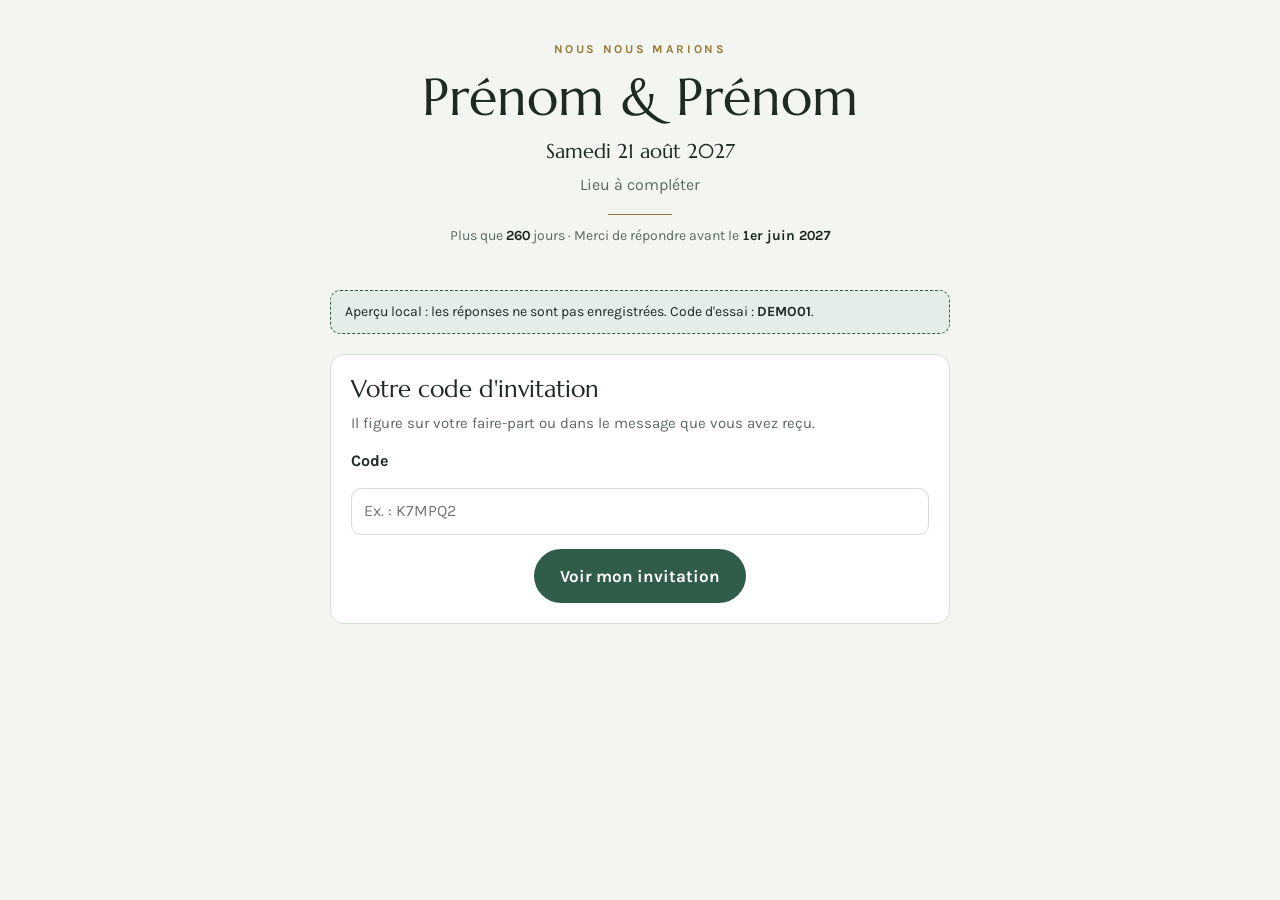
<file: apps-script/Index.html>
<!DOCTYPE html>
<html lang="fr">
<head>
<base target="_top">
<meta charset="utf-8">
<meta name="viewport" content="width=device-width, initial-scale=1">
<title>Notre mariage</title>
<link rel="preconnect" href="https://fonts.googleapis.com">
<link rel="stylesheet" href="https://fonts.googleapis.com/css2?family=Marcellus&family=Karla:wght@400;500;700&display=swap">
<style>
/* Mise en page : une colonne étroite façon faire-part, une carte par invité, puis les questions du foyer. */
:root {
  --bg: #f3f5f1;
  --surface: #ffffff;
  --ink: #1f2a24;
  --muted: #5b6960;
  --line: #d6ddd4;
  --accent: #2f5d4a;
  --accent-ink: #ffffff;
  --accent-soft: #e4ede7;
  --gold: #9a7a35;
  --danger: #a63d32;
  --display: 'Marcellus', 'Cormorant', Georgia, serif;
  --body: 'Karla', system-ui, -apple-system, 'Segoe UI', sans-serif;
  --radius: 14px;
}
@media (prefers-color-scheme: dark) {
  :root {
    --bg: #121815;
    --surface: #1a221e;
    --ink: #e6ebe7;
    --muted: #a1aea6;
    --line: #2e3a34;
    --accent: #86bfa2;
    --accent-ink: #0e1a14;
    --accent-soft: #223129;
    --gold: #d4b26a;
    --danger: #ec8d82;
    color-scheme: dark;
  }
}
* { box-sizing: border-box; }
body {
  margin: 0;
  background: var(--bg);
  color: var(--ink);
  font: 16px/1.55 var(--body);
  padding-left: max(16px, env(safe-area-inset-left, 0px));
  padding-right: max(16px, env(safe-area-inset-right, 0px));
  padding-block: 0 48px;
}
.page { max-width: 620px; margin: 0 auto; display: flex; flex-direction: column; gap: 20px; }

/* En-tête faire-part */
.entete { text-align: center; padding-block: 40px 8px; display: flex; flex-direction: column; align-items: center; gap: 6px; }
.surtitre { font-size: 12px; letter-spacing: .22em; text-transform: uppercase; color: var(--gold); font-weight: 700; }
.entete h1 { font: 400 clamp(34px, 8vw, 52px)/1.1 var(--display); margin: 4px 0; text-wrap: balance; }
.entete .date { font-family: var(--display); font-size: 20px; }
.entete .lieu { color: var(--muted); }
.filet { width: 64px; height: 1px; background: var(--gold); margin: 10px 0 4px; }
.compte { font-size: 14px; color: var(--muted); font-variant-numeric: tabular-nums; }
.compte strong { color: var(--ink); }

.bandeau-demo { background: var(--accent-soft); color: var(--ink); border: 1px dashed var(--accent); border-radius: 10px; padding: 10px 14px; font-size: 14px; margin-top: 16px; }

.carte { background: var(--surface); border: 1px solid var(--line); border-radius: var(--radius); padding: 20px; display: flex; flex-direction: column; gap: 14px; }
.carte.en-erreur { border-color: var(--danger); }
h2 { font: 400 24px/1.2 var(--display); margin: 0; }
.aide { margin: -6px 0 0; color: var(--muted); font-size: 15px; }
.intro { text-align: center; color: var(--muted); margin: 0; text-wrap: balance; }

.personne-tete { display: flex; align-items: center; gap: 10px; flex-wrap: wrap; }
.personne-nom { font: 400 22px/1.2 var(--display); margin: 0; }
.badge { font-size: 11px; letter-spacing: .14em; text-transform: uppercase; color: var(--gold); border: 1px solid currentColor; border-radius: 99px; padding: 2px 9px; font-weight: 700; }
.details { display: flex; flex-direction: column; gap: 12px; border-top: 1px solid var(--line); padding-top: 14px; }
.question { font-weight: 700; margin: 0; display: block; }

/* Choix Oui / Non en pastilles */
.seg { display: flex; flex-wrap: wrap; gap: 8px; }
.seg label, .choix label { position: relative; cursor: pointer; }
.seg input, .choix input, .puce input { position: absolute; opacity: 0; pointer-events: none; }
.seg span { display: inline-block; padding: 9px 16px; border: 1px solid var(--line); border-radius: 99px; background: var(--bg); transition: background .15s, border-color .15s; }
.seg input:checked + span { background: var(--accent); border-color: var(--accent); color: var(--accent-ink); font-weight: 700; }
.seg input:focus-visible + span, .choix input:focus-visible + span, .puce input:focus-visible + span { outline: 2px solid var(--accent); outline-offset: 2px; }

/* Listes de choix (lieux, lendemain) */
.choix { display: flex; flex-direction: column; gap: 8px; }
.choix span { display: flex; align-items: center; gap: 10px; padding: 11px 14px; border: 1px solid var(--line); border-radius: 10px; background: var(--bg); }
.choix span::before { content: ''; width: 18px; height: 18px; flex: none; border: 2px solid var(--muted); border-radius: 50%; }
.choix input[type=checkbox] + span::before { border-radius: 5px; }
.choix input:checked + span { border-color: var(--accent); background: var(--accent-soft); font-weight: 700; }
.choix input:checked + span::before { border-color: var(--accent); background: var(--accent); box-shadow: inset 0 0 0 3px var(--surface); }

/* Allergènes en puces */
.allergenes { display: flex; flex-direction: column; gap: 10px; background: var(--bg); border-radius: 10px; padding: 14px; }
.puces { display: flex; flex-wrap: wrap; gap: 6px; }
.puce { position: relative; cursor: pointer; }
.puce span { display: inline-block; padding: 6px 12px; border-radius: 99px; border: 1px solid var(--line); background: var(--surface); font-size: 14px; }
.puce input:checked + span { background: var(--danger); border-color: var(--danger); color: var(--surface); font-weight: 700; }

.champ { width: 100%; font: inherit; color: var(--ink); background: var(--surface); border: 1px solid var(--line); border-radius: 10px; padding: 10px 12px; }
.champ:focus { outline: 2px solid var(--accent); outline-offset: 1px; border-color: var(--accent); }
textarea.champ { min-height: 84px; resize: vertical; }
.ligne { display: flex; align-items: center; gap: 10px; flex-wrap: wrap; font-weight: 700; }
.ligne .champ { width: 90px; }

.msg-erreur { color: var(--danger); font-weight: 700; margin: 0; font-size: 15px; }

button { font: inherit; cursor: pointer; }
.btn { background: var(--accent); color: var(--accent-ink); border: 0; border-radius: 99px; padding: 14px 26px; font-weight: 700; font-size: 17px; }
.btn:disabled { opacity: .6; cursor: wait; }
.btn:focus-visible, .lien:focus-visible { outline: 2px solid var(--ink); outline-offset: 3px; }
.btn-second { background: transparent; color: var(--accent); border: 1px solid var(--accent); }
.lien { background: none; border: 0; color: var(--accent); text-decoration: underline; padding: 4px 0; font-weight: 500; }
.retirer { margin-left: auto; color: var(--danger); }
.actions { display: flex; flex-direction: column; align-items: center; gap: 10px; }

/* Récapitulatif */
.recap { list-style: none; margin: 0; padding: 0; display: flex; flex-direction: column; gap: 10px; }
.recap li { display: flex; flex-direction: column; gap: 2px; padding-bottom: 10px; border-bottom: 1px solid var(--line); }
.recap li:last-child { border-bottom: 0; padding-bottom: 0; }
.recap .qui { font-weight: 700; }
.recap .quoi { color: var(--muted); font-size: 15px; }
.merci { text-align: center; }
.merci h2 { font-size: 30px; }

.chargement { text-align: center; color: var(--muted); padding: 40px 0; }
@media (prefers-reduced-motion: reduce) { * { transition: none !important; } }
</style>
</head>
<body>
<div class="page">
  <header class="entete" id="entete">
    <span class="surtitre">Nous nous marions</span>
    <h1 id="maries">&nbsp;</h1>
    <div class="date" id="date"></div>
    <div class="lieu" id="lieu"></div>
    <div class="filet"></div>
    <div class="compte" id="compte"></div>
  </header>
  <div id="demo" hidden class="bandeau-demo">Aperçu local : les réponses ne sont pas enregistrées. Code d'essai : <strong>DEMO01</strong>.</div>
  <main id="vue"><p class="chargement">Chargement de votre invitation…</p></main>
</div>

<script>
/* ---------- Accès au serveur (ou mode démo hors Google) ---------- */
const DEMO = typeof google === 'undefined' || !google.script;

const DEMO_PARAMS = {
  maries: 'Prénom & Prénom', date: 'Samedi 21 août 2027', iso: '2027-08-21', lieu: 'Lieu à compléter',
  limite: '1er juin 2027', lendemain: 'Dimanche 22 août 2027, le midi',
  couchages: ['Sur place', 'Gîte (à renommer)', 'Hôtel (à renommer)', 'Je rentre chez moi', 'Autre'],
  allergenes: ['Gluten', 'Crustacés', 'Œufs', 'Poissons', 'Arachides', 'Soja', 'Lait', 'Fruits à coque', 'Céleri', 'Moutarde', 'Sésame', 'Sulfites', 'Lupin', 'Mollusques'],
  regimes: ['Aucun', 'Végétarien', 'Végan', 'Sans porc', 'Halal', 'Casher', 'Sans gluten (non allergique)', 'Femme enceinte', 'Autre (préciser en message)'],
  transports: ['Voiture', 'Train', 'Avion', 'Autre'],
  covoiturages: ['Non merci', 'Je propose des places', 'Je cherche une place'],
};
const demoReponses = {};
const DEMO_API = {
  getInvitation(code) {
    code = String(code || '').trim().toUpperCase();
    if (!code) return { params: DEMO_PARAMS };
    if (code !== 'DEMO01') return { params: DEMO_PARAMS, erreur: 'code' };
    return { params: DEMO_PARAMS, foyer: { code, nom: 'Famille Exemple', adultes: ['Marie Exemple', 'Paul Exemple'], enfants: ['Léa Exemple'] }, reponse: demoReponses[code] || null };
  },
  enregistrerReponse(code, data) { demoReponses[code] = JSON.parse(JSON.stringify(data)); return { ok: true }; },
};

function api(fn, ...args) {
  return new Promise((ok, ko) => {
    if (DEMO) return setTimeout(() => { try { ok(DEMO_API[fn](...args)); } catch (e) { ko(e); } }, 250);
    google.script.run.withSuccessHandler(ok).withFailureHandler(ko)[fn](...args);
  });
}

function lireCodeUrl() {
  return new Promise(res => {
    if (DEMO) return res(new URLSearchParams(location.search).get('code') || '');
    google.script.url.getLocation(l => res((l.parameter && l.parameter.code) || ''));
  });
}

/* ---------- Utilitaires ---------- */
const $ = s => document.querySelector(s);
const vue = $('#vue');
const esc = s => String(s ?? '').replace(/[&<>"']/g, c => ({ '&': '&amp;', '<': '&lt;', '>': '&gt;', '"': '&quot;', "'": '&#39;' }[c]));
const seg = (name, opts, val) => `<div class="seg" role="radiogroup">${opts.map(([v, l]) =>
  `<label><input type="radio" name="${name}" value="${esc(v)}" ${val === v ? 'checked' : ''}><span>${esc(l)}</span></label>`).join('')}</div>`;

const etat = { params: null, foyer: null, reponse: null };
let uid = 0;
const lendemainCoches = new Set();

/* ---------- Démarrage ---------- */
if (DEMO) $('#demo').hidden = false;
lireCodeUrl().then(charger);

async function charger(code) {
  vue.innerHTML = '<p class="chargement">Chargement de votre invitation…</p>';
  try {
    const r = await api('getInvitation', code);
    etat.params = r.params;
    afficherEntete();
    if (r.foyer) {
      etat.foyer = r.foyer;
      etat.reponse = r.reponse;
      r.reponse ? afficherMerci(r.reponse, false) : afficherFormulaire();
    } else {
      afficherCode(r.erreur === 'code');
    }
  } catch (e) {
    vue.innerHTML = `<div class="carte"><p class="msg-erreur">Impossible de charger l'invitation. Vérifiez votre connexion puis rechargez la page.</p></div>`;
  }
}

function afficherEntete() {
  const p = etat.params;
  $('#maries').textContent = p.maries;
  $('#date').textContent = p.date;
  $('#lieu').textContent = p.lieu;
  document.title = 'Mariage de ' + p.maries;
  const jour = new Date(p.iso + 'T12:00:00');
  const reste = Math.ceil((jour - new Date()) / 86400000);
  let txt = '';
  if (!isNaN(reste) && reste > 0) txt = `Plus que <strong>${reste}</strong> jour${reste > 1 ? 's' : ''}`;
  if (p.limite) txt += (txt ? ' · ' : '') + `Merci de répondre avant le <strong>${esc(p.limite)}</strong>`;
  $('#compte').innerHTML = txt;
}

/* ---------- Écran : saisie du code ---------- */
function afficherCode(erreur) {
  vue.innerHTML = `
    <form class="carte" id="form-code" novalidate>
      <h2>Votre code d'invitation</h2>
      <p class="aide">Il figure sur votre faire-part ou dans le message que vous avez reçu.</p>
      <label class="question" for="code">Code</label>
      <input class="champ" id="code" name="code" autocomplete="off" autocapitalize="characters" maxlength="12" placeholder="Ex. : K7MPQ2">
      <p class="msg-erreur" ${erreur ? '' : 'hidden'}>Ce code ne correspond à aucune invitation. Vérifiez-le ou contactez-nous.</p>
      <div class="actions"><button class="btn" type="submit">Voir mon invitation</button></div>
    </form>`;
  $('#form-code').addEventListener('submit', e => {
    e.preventDefault();
    const c = $('#code').value.trim();
    if (c) charger(c);
  });
}

/* ---------- Écran : formulaire ---------- */
function afficherFormulaire() {
  const f = etat.foyer, rep = etat.reponse, p = etat.params;
  let personnes;
  if (rep) {
    personnes = rep.personnes.map(x => ({ ...x, ajoute: x.type === 'Enfant' && !f.enfants.includes(x.nom) }));
    f.adultes.concat(f.enfants).forEach((nom, i) => {
      const type = i < f.adultes.length ? 'Adulte' : 'Enfant';
      if (!personnes.some(x => x.nom === nom && x.type === type)) personnes.push({ nom, type });
    });
  } else {
    personnes = [...f.adultes.map(nom => ({ nom, type: 'Adulte' })), ...f.enfants.map(nom => ({ nom, type: 'Enfant' }))];
  }
  lendemainCoches.clear();

  vue.innerHTML = `
    <form id="form" class="page" novalidate>
      <p class="intro">Bonjour ${esc(f.nom)} ! Dites-nous qui sera là, et on s'occupe du reste.</p>
      <div id="personnes" class="page"></div>
      <div class="actions"><button type="button" class="btn btn-second" id="ajout-enfant">+ Ajouter un enfant</button></div>

      <section class="carte bloc-present" id="bloc-couchage">
        <h2>Où dormez-vous ?</h2>
        <p class="aide">La nuit qui suit le mariage.</p>
        <div class="choix">${p.couchages.map(l => `<label><input type="radio" name="lieu" value="${esc(l)}" ${rep && rep.lieu === l ? 'checked' : ''}><span>${esc(l)}</span></label>`).join('')}</div>
        <p class="msg-erreur" hidden></p>
      </section>

      <section class="carte bloc-present" id="bloc-lendemain">
        <h2>Le lendemain</h2>
        <p class="aide">${esc(p.lendemain)} : on prolonge la fête autour d'un repas. Qui reste ?</p>
        <div class="choix" id="liste-lendemain"></div>
        <div id="apport" class="page" style="gap:12px" hidden>
          <p class="question">Apportez-vous quelque chose à manger ?</p>
          ${seg('apporte', [['Oui', 'Oui'], ['Non', 'Non']], rep && rep.apporte)}
          <textarea class="champ" id="apporteQuoi" name="apporteQuoi" maxlength="300" placeholder="Ex. : une quiche, un taboulé pour 8, des fruits…" hidden>${esc(rep ? rep.apporteQuoi : '')}</textarea>
        </div>
        <p class="msg-erreur" hidden></p>
      </section>

      <section class="carte bloc-present" id="bloc-transport">
        <h2>Venir au mariage</h2>
        <label class="question" for="transport">Comment venez-vous ?</label>
        <select class="champ" id="transport" name="transport">
          <option value="">Choisir…</option>
          ${p.transports.map(t => `<option ${rep && rep.transport === t ? 'selected' : ''}>${esc(t)}</option>`).join('')}
        </select>
        <p class="question">Covoiturage</p>
        ${seg('covoit', p.covoiturages.map(c => [c, c]), rep && rep.covoit)}
        <label class="ligne" id="ligne-places" hidden>Places libres <input class="champ" type="number" inputmode="numeric" min="1" max="9" id="places" name="places" value="${esc(rep ? rep.places : '')}"></label>
      </section>

      <section class="carte">
        <h2>Un mot pour nous ?</h2>
        <textarea class="champ" id="message" name="message" maxlength="1000" placeholder="Une question, une précision, un petit mot…">${esc(rep ? rep.message : '')}</textarea>
      </section>

      <p class="msg-erreur" id="erreur-envoi" hidden></p>
      <div class="actions"><button class="btn" type="submit" id="envoyer">${rep ? 'Mettre à jour ma réponse' : 'Envoyer ma réponse'}</button></div>
    </form>`;

  const conteneur = $('#personnes');
  personnes.forEach(x => conteneur.appendChild(carte(x)));

  const form = $('#form');
  form.addEventListener('change', e => {
    if (e.target.closest('#liste-lendemain')) {
      e.target.checked ? lendemainCoches.add(e.target.value) : lendemainCoches.delete(e.target.value);
    }
    majVisibilite();
  });
  form.addEventListener('input', e => { if (e.target.classList.contains('nom-enfant')) majLendemain(); });
  form.addEventListener('click', e => {
    if (e.target.classList.contains('retirer')) {
      const c = e.target.closest('.personne');
      lendemainCoches.delete(c.dataset.uid);
      c.remove();
      majVisibilite();
    }
  });
  $('#ajout-enfant').addEventListener('click', () => {
    const c = carte({ nom: '', type: 'Enfant', ajoute: true, present: 'Oui' });
    conteneur.appendChild(c);
    majVisibilite();
    c.querySelector('.nom-enfant').focus();
  });
  form.addEventListener('submit', envoyer);
  majVisibilite();
}

function carte(x) {
  const u = 'p' + (++uid);
  const p = etat.params;
  const enfant = x.type === 'Enfant';
  if (x.resteLendemain === 'Oui') lendemainCoches.add(u);
  const el = document.createElement('section');
  el.className = 'carte personne';
  el.dataset.uid = u;
  el.dataset.type = x.type;
  el.dataset.nom = x.nom || '';
  if (x.ajoute) el.dataset.ajoute = '1';
  el.innerHTML = `
    <div class="personne-tete">
      ${x.ajoute
        ? `<input class="champ nom-enfant" name="${u}-nom" aria-label="Prénom de l'enfant" placeholder="Prénom de l'enfant" maxlength="60" value="${esc(x.nom)}" style="flex:1;min-width:0">`
        : `<h3 class="personne-nom">${esc(x.nom)}</h3>`}
      <span class="badge">${enfant ? 'Enfant' : 'Adulte'}</span>
      ${x.ajoute ? `<button type="button" class="lien retirer">Retirer</button>` : ''}
    </div>
    ${seg(u + '-present', [['Oui', 'Sera là'], ['Non', 'Ne pourra pas venir']], x.present)}
    <div class="details" hidden>
      ${enfant ? `<label class="ligne">Âge <input class="champ" type="number" inputmode="numeric" min="0" max="17" name="${u}-age" value="${esc(x.age)}"> ans</label>` : ''}
      <p class="question">Des allergies alimentaires ?</p>
      ${seg(u + '-allergie', [['Non', 'Non'], ['Oui', 'Oui']], x.allergie)}
      <div class="allergenes" hidden>
        <p class="question">Lesquelles ?</p>
        <div class="puces">${p.allergenes.map(a => `<label class="puce"><input type="checkbox" name="${u}-alg" value="${esc(a)}" ${(x.allergenes || []).includes(a) ? 'checked' : ''}><span>${esc(a)}</span></label>`).join('')}</div>
        <input class="champ" name="${u}-autre" maxlength="200" aria-label="Autre allergie ou précision" placeholder="Autre allergie ou précision (gravité, traces…)" value="${esc(x.autreAllergie)}">
      </div>
      <label class="question" for="${u}-regime">Régime alimentaire</label>
      <select class="champ" id="${u}-regime" name="${u}-regime">${p.regimes.map(r => `<option ${x.regime === r ? 'selected' : ''}>${esc(r)}</option>`).join('')}</select>
    </div>
    <p class="msg-erreur" hidden></p>`;
  return el;
}

const choisi = n => (document.querySelector(`[name="${n}"]:checked`) || {}).value || '';
const nomDe = c => c.dataset.ajoute ? c.querySelector('.nom-enfant').value.trim() : c.dataset.nom;

function majVisibilite() {
  const cartes = [...document.querySelectorAll('.personne')];
  let presents = 0;
  cartes.forEach(c => {
    const u = c.dataset.uid;
    const la = choisi(u + '-present') === 'Oui';
    if (la) presents++;
    c.querySelector('.details').hidden = !la;
    c.querySelector('.allergenes').hidden = choisi(u + '-allergie') !== 'Oui';
  });
  document.querySelectorAll('.bloc-present').forEach(b => b.hidden = presents === 0);
  majLendemain();
  $('#apport').hidden = lendemainCoches.size === 0;
  $('#apporteQuoi').hidden = choisi('apporte') !== 'Oui';
  $('#ligne-places').hidden = choisi('covoit') !== 'Je propose des places';
}

function majLendemain() {
  const presents = [...document.querySelectorAll('.personne')].filter(c => choisi(c.dataset.uid + '-present') === 'Oui');
  const ids = new Set(presents.map(c => c.dataset.uid));
  [...lendemainCoches].forEach(id => { if (!ids.has(id)) lendemainCoches.delete(id); });
  $('#liste-lendemain').innerHTML = presents.map(c =>
    `<label><input type="checkbox" value="${c.dataset.uid}" ${lendemainCoches.has(c.dataset.uid) ? 'checked' : ''}><span>${esc(nomDe(c) || 'Enfant sans prénom')}</span></label>`
  ).join('') || '';
}

/* ---------- Envoi ---------- */
function collecter() {
  document.querySelectorAll('.en-erreur').forEach(el => el.classList.remove('en-erreur'));
  document.querySelectorAll('.msg-erreur').forEach(el => { if (el.id !== 'erreur-envoi') el.hidden = true; });
  let premiere = null;
  const erreur = (bloc, msg) => {
    const m = bloc.querySelector('.msg-erreur');
    m.textContent = msg; m.hidden = false;
    bloc.classList.add('en-erreur');
    if (!premiere) premiere = bloc;
  };

  const personnes = [...document.querySelectorAll('.personne')].map(c => {
    const u = c.dataset.uid;
    const nom = nomDe(c);
    const present = choisi(u + '-present');
    const allergie = choisi(u + '-allergie');
    const allergenes = [...c.querySelectorAll(`[name="${u}-alg"]:checked`)].map(i => i.value);
    const autreAllergie = c.querySelector(`[name="${u}-autre"]`).value.trim();
    const ageEl = c.querySelector(`[name="${u}-age"]`);
    const age = ageEl ? ageEl.value.trim() : '';
    const regime = c.querySelector(`[name="${u}-regime"]`).value;

    if (!nom) erreur(c, "Indiquez le prénom de l'enfant, ou retirez-le.");
    else if (!present) erreur(c, 'Indiquez si cette personne sera là.');
    else if (present === 'Oui') {
      if (ageEl && (age === '' || +age < 0 || +age > 17)) erreur(c, "Indiquez l'âge de l'enfant (0 à 17 ans).");
      else if (!allergie) erreur(c, 'Indiquez si cette personne a des allergies.');
      else if (allergie === 'Oui' && !allergenes.length && !autreAllergie) erreur(c, 'Cochez au moins un allergène ou précisez-le.');
    }
    return { nom, type: c.dataset.type, age, present, allergie, allergenes, autreAllergie, regime,
      resteLendemain: lendemainCoches.has(u) ? 'Oui' : 'Non' };
  });

  const presents = personnes.some(x => x.present === 'Oui');
  const data = {
    personnes,
    lieu: presents ? choisi('lieu') : '',
    apporte: presents && lendemainCoches.size ? choisi('apporte') : '',
    apporteQuoi: $('#apporteQuoi').value.trim(),
    transport: presents ? $('#transport').value : '',
    covoit: presents ? choisi('covoit') : '',
    places: $('#places').value.trim(),
    message: $('#message').value.trim(),
  };
  if (presents && !data.lieu) erreur($('#bloc-couchage'), 'Choisissez où vous dormez.');
  if (lendemainCoches.size && !data.apporte) erreur($('#bloc-lendemain'), 'Dites-nous si vous apportez quelque chose.');
  else if (data.apporte === 'Oui' && !data.apporteQuoi) erreur($('#bloc-lendemain'), 'Précisez ce que vous apportez.');

  if (premiere) {
    premiere.scrollIntoView({ behavior: 'smooth', block: 'center' });
    return null;
  }
  return data;
}

async function envoyer(e) {
  e.preventDefault();
  const data = collecter();
  if (!data) return;
  const bouton = $('#envoyer'), msg = $('#erreur-envoi');
  bouton.disabled = true; bouton.textContent = 'Envoi en cours…'; msg.hidden = true;
  try {
    await api('enregistrerReponse', etat.foyer.code, data);
    etat.reponse = data;
    afficherMerci(data, true);
    window.scrollTo({ top: 0, behavior: 'smooth' });
  } catch (err) {
    msg.textContent = "La réponse n'a pas pu être envoyée. Vérifiez votre connexion et réessayez.";
    msg.hidden = false;
    bouton.disabled = false; bouton.textContent = 'Réessayer';
  }
}

/* ---------- Écran : merci / récapitulatif ---------- */
function afficherMerci(r, nouveau) {
  const presents = r.personnes.filter(x => x.present === 'Oui');
  const ligne = x => {
    if (x.present !== 'Oui') return `<li><span class="qui">${esc(x.nom)}</span><span class="quoi">Ne pourra pas venir</span></li>`;
    const infos = [];
    if (x.type === 'Enfant' && x.age !== '') infos.push(`${esc(x.age)} ans`);
    if (x.allergie === 'Oui') infos.push('Allergies : ' + esc([...x.allergenes, x.autreAllergie].filter(Boolean).join(', ')));
    if (x.regime && x.regime !== 'Aucun') infos.push(esc(x.regime));
    if (x.resteLendemain === 'Oui') infos.push('reste le lendemain');
    return `<li><span class="qui">${esc(x.nom)} sera là</span><span class="quoi">${infos.join(' · ') || 'Pas de contrainte alimentaire'}</span></li>`;
  };
  vue.innerHTML = `
    <div class="page">
      <section class="carte merci">
        <h2>${nouveau ? 'Merci, c\'est noté !' : 'Vous avez déjà répondu'}</h2>
        <p class="aide" style="margin:0">${presents.length ? 'Nous avons hâte de vous voir.' : 'Vous allez nous manquer. Merci de nous avoir prévenus.'}</p>
      </section>
      <section class="carte">
        <h2>Votre réponse</h2>
        <ul class="recap">
          ${r.personnes.map(ligne).join('')}
          ${presents.length && r.lieu ? `<li><span class="qui">Couchage</span><span class="quoi">${esc(r.lieu)}</span></li>` : ''}
          ${r.apporte === 'Oui' ? `<li><span class="qui">Pour le lendemain, vous apportez</span><span class="quoi">${esc(r.apporteQuoi)}</span></li>` : ''}
          ${r.transport ? `<li><span class="qui">Transport</span><span class="quoi">${esc(r.transport)}${r.covoit && r.covoit !== 'Non merci' ? ' · ' + esc(r.covoit) + (r.places ? ` (${esc(r.places)})` : '') : ''}</span></li>` : ''}
          ${r.message ? `<li><span class="qui">Votre message</span><span class="quoi">${esc(r.message)}</span></li>` : ''}
        </ul>
      </section>
      <div class="actions"><button class="btn btn-second" type="button" id="modifier">Modifier ma réponse</button></div>
    </div>`;
  $('#modifier').addEventListener('click', () => { afficherFormulaire(); window.scrollTo({ top: 0 }); });
}
</script>
</body>
</html>
</file>
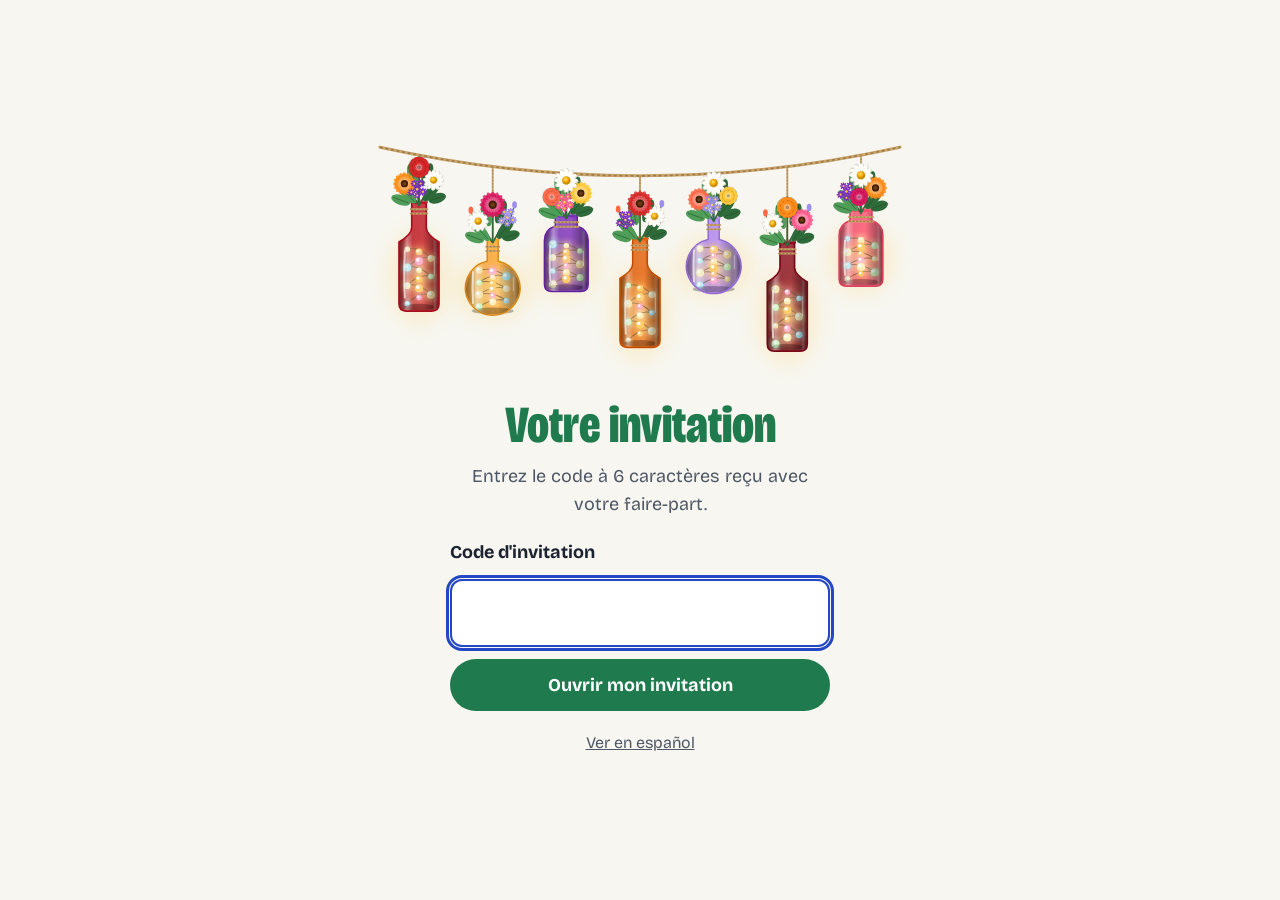
<file: docs/index.html>
<!DOCTYPE html>
<html lang="fr">
<head>
<meta charset="utf-8">
<meta name="viewport" content="width=device-width, initial-scale=1, viewport-fit=cover">
<!-- Site privé : on demande aux moteurs de recherche de ne pas l'indexer. -->
<meta name="robots" content="noindex, nofollow">
<meta name="theme-color" content="#1f7a4d">
<title>Notre mariage</title>
<link rel="preconnect" href="https://fonts.googleapis.com">
<link rel="preconnect" href="https://fonts.gstatic.com" crossorigin>
<link rel="stylesheet" href="https://fonts.googleapis.com/css2?family=Bricolage+Grotesque:opsz,wdth,wght@12..96,75..100,400..800&display=swap">
<link rel="stylesheet" href="style.css">
</head>
<body>
<a class="evitement" href="#contenu" data-t="allerContenu">Aller au contenu</a>

<!-- Écran 1 : chargement -->
<div id="ecran-chargement" class="ecran-centre" role="status">
  <p data-t="chargement">Chargement de votre invitation…</p>
</div>

<!-- Écran 2 : saisie du code -->
<div id="ecran-connexion" class="ecran-centre" hidden>
  <div class="guirlande" aria-hidden="true"></div>
  <form id="form-code" class="connexion" novalidate>
    <h1 data-t="connexionTitre">Votre invitation</h1>
    <p class="aide" data-t="connexionAide">Entrez le code à 6 caractères reçu avec votre faire-part.</p>
    <label for="code" class="etiquette" data-t="codeEtiquette">Code d'invitation</label>
    <input id="code" name="code" class="champ champ-code" autocomplete="off" autocapitalize="characters"
           spellcheck="false" maxlength="12" inputmode="text" aria-describedby="erreur-code">
    <p id="erreur-code" class="msg-erreur" hidden></p>
    <button class="btn" type="submit" data-t="connexionBouton">Ouvrir mon invitation</button>
    <button type="button" class="lien bouton-langue" data-t="autreLangue">Ver en español</button>
  </form>
</div>

<!-- Écran 3 : le site -->
<div id="ecran-site" hidden>
  <header class="hero">
    <div class="guirlande" aria-hidden="true"></div>
    <p class="hero-intro" data-t="seMarient">se marient</p>
    <h1 id="maries" class="hero-maries"></h1>
    <p id="date" class="hero-date"></p>
    <p id="lieu" class="hero-lieu"></p>
  </header>

  <nav class="onglets" aria-label="Sections du site" data-t-aria="navAria">
    <a href="#accueil" data-onglet="accueil"><span data-t="ongletAccueil">Accueil</span></a>
    <a href="#infos" data-onglet="infos"><span data-t="ongletInfos">Infos</span></a>
    <a href="#dormir" data-onglet="dormir"><span data-t="ongletDormir">Où dormir</span></a>
    <a href="#repondre" data-onglet="repondre" class="onglet-cle"><span data-t="ongletRepondre">Répondre</span></a>
  </nav>

  <main id="contenu" tabindex="-1">
    <section id="accueil" data-panneau="accueil" aria-labelledby="titre-accueil">
      <h2 id="titre-accueil" class="titre-section"></h2>
      <p id="compte" class="compte"></p>
      <p id="limite" class="aide"></p>
      <p id="deja-repondu" class="deja" data-t="dejaRepondu" hidden></p>
      <a class="btn" href="#repondre" id="bouton-accueil">Répondre à l'invitation</a>
      <ul class="raccourcis">
        <li><a href="#infos" data-t="voirInfos">Infos pratiques</a></li>
        <li><a href="#dormir" data-t="voirDormir">Trouver où dormir</a></li>
      </ul>
    </section>

    <section id="infos" data-panneau="infos" aria-labelledby="titre-infos" hidden>
      <h2 id="titre-infos" class="titre-section" data-t="infosTitre">Infos pratiques</h2>
      <p class="aide" data-t="infosIntro"></p>
      <div id="liste-infos" class="liste"></div>
    </section>

    <section id="dormir" data-panneau="dormir" aria-labelledby="titre-dormir" hidden>
      <h2 id="titre-dormir" class="titre-section" data-t="ongletDormir">Où dormir</h2>
      <p class="aide" data-t="dormirIntro"></p>
      <div id="liste-dormir" class="liste"></div>
    </section>

    <section id="repondre" data-panneau="repondre" aria-labelledby="titre-repondre" hidden>
      <h2 id="titre-repondre" class="titre-section" data-t="ongletRepondre">Répondre</h2>
      <div id="zone-reponse" class="zone-reponse"></div>
    </section>
  </main>

  <footer class="pied">
    <p id="bandeau-demo" class="demo" hidden data-t="demo">Mode démonstration : rien n'est enregistré.</p>
    <button type="button" class="lien bouton-langue" data-t="autreLangue">Ver en español</button>
    <button type="button" class="lien" id="changer-code" data-t="changerCode">Ce n'est pas votre invitation ? Changer de code</button>
  </footer>
</div>

<script src="reglages.js"></script>
<script src="decor.js"></script>
<script src="app.js"></script>
</body>
</html>
</file>
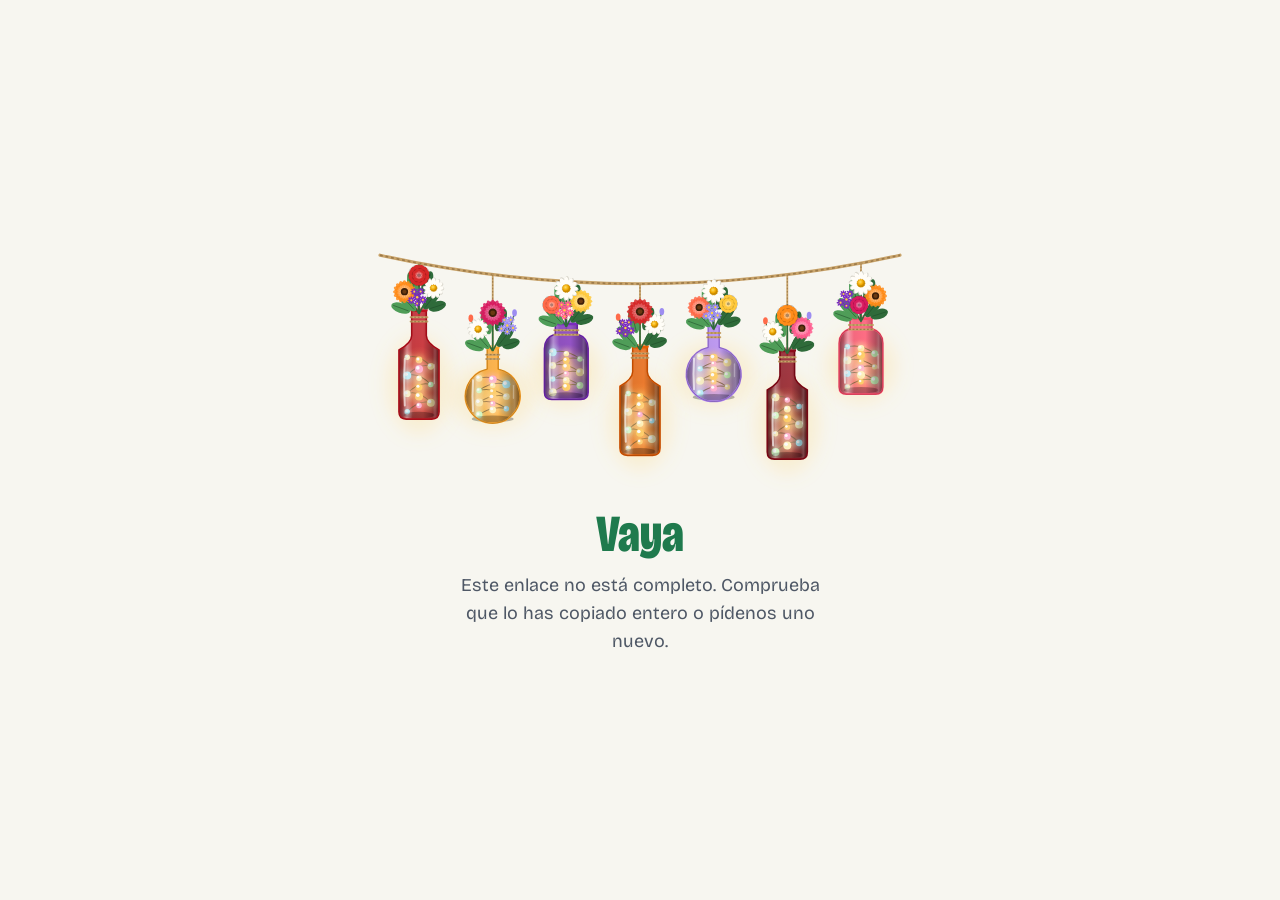
<file: docs/inscripcion.html>
<!DOCTYPE html>
<html lang="es">
<head>
<meta charset="utf-8">
<meta name="viewport" content="width=device-width, initial-scale=1">
<meta name="robots" content="noindex, nofollow">
<title>Inscripción a la boda · Morgane &amp; Cyriaque</title>
<!--
  Adresse espagnole de la page d'inscription. Elle sert seulement à afficher une carte d'aperçu
  en espagnol quand on colle le lien dans WhatsApp, puis elle ouvre inscription.html en espagnol
  en gardant la clé du lien (?cle=…).
-->
<meta name="description" content="Dinos quién viene y cómo contactarte para recibir tu invitación.">
<meta property="og:type" content="website">
<meta property="og:locale" content="es_ES">
<meta property="og:url" content="https://cyriaquedaniel.github.io/mariage/inscripcion.html">
<meta property="og:title" content="¡Morgane &amp; Cyriaque se casan!">
<meta property="og:description" content="Dinos quién viene y cómo contactarte para recibir tu invitación.">
<meta property="og:image" content="https://cyriaquedaniel.github.io/mariage/apercu.jpg">
<meta property="og:image:width" content="1200">
<meta property="og:image:height" content="630">
<meta property="og:image:alt" content="Botellas con flores colgadas, Morgane &amp; Cyriaque, 21 · 08 · 2027">
<meta name="twitter:card" content="summary_large_image">
<script>
  // Ouvre la vraie page en espagnol, avec la clé du lien.
  (function () {
    var p = new URLSearchParams(location.search);
    p.set('lang', 'es');
    location.replace('inscription.html?' + p.toString() + location.hash);
  })();
</script>
<style>body { font: 18px/1.5 system-ui, sans-serif; background: #f7f6f0; color: #1b2330; padding: 32px 16px; text-align: center; }</style>
</head>
<body>
<p>Abriendo la página…</p>
</body>
</html>
</file>
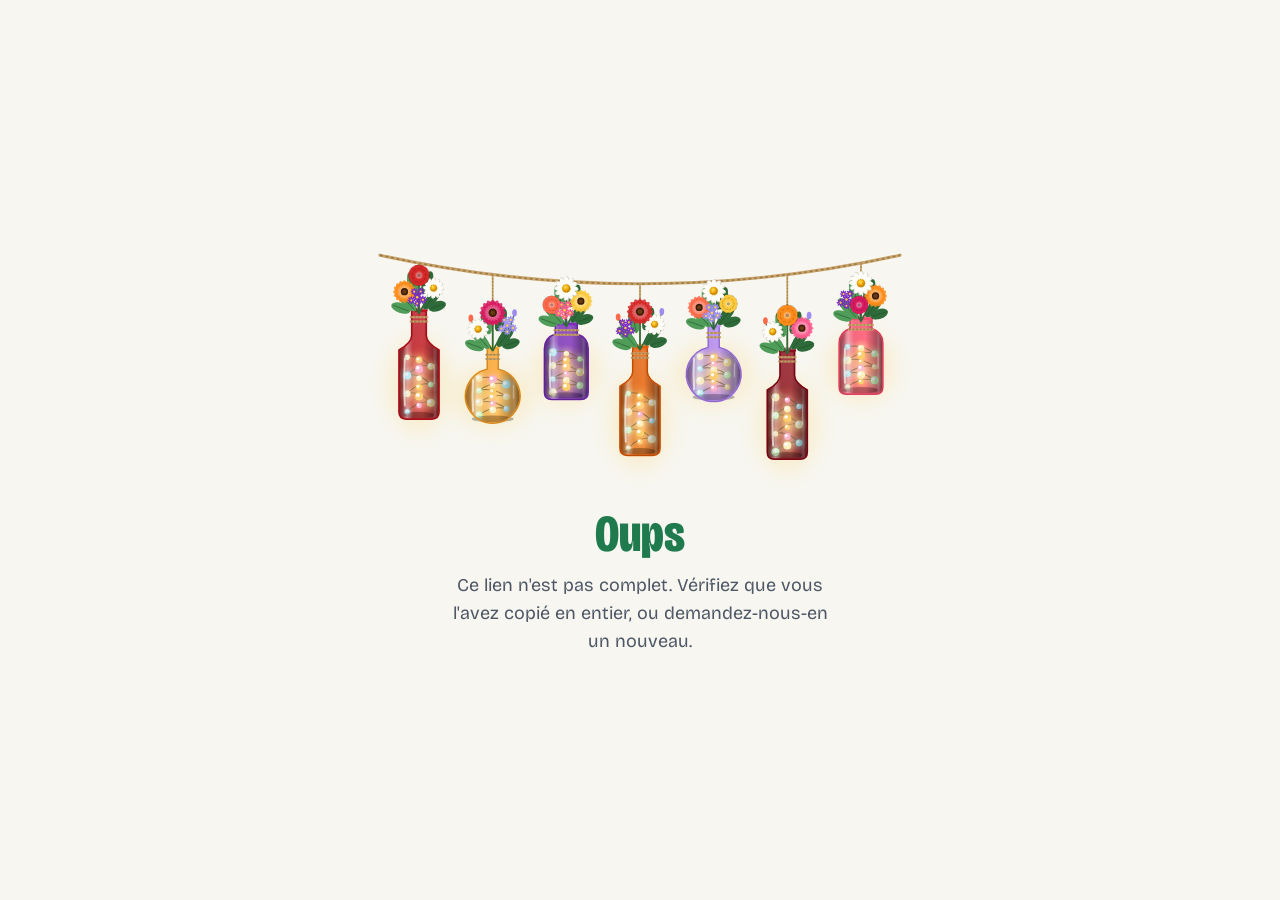
<file: docs/inscription.html>
<!DOCTYPE html>
<html lang="fr">
<head>
<meta charset="utf-8">
<meta name="viewport" content="width=device-width, initial-scale=1, viewport-fit=cover">
<!-- Page privée : on demande aux moteurs de recherche de ne pas l'indexer. -->
<meta name="robots" content="noindex, nofollow">
<meta name="theme-color" content="#1f7a4d">
<title>Inscription au mariage · Morgane &amp; Cyriaque</title>
<!-- Carte d'aperçu quand on colle le lien dans WhatsApp, Messenger, un email… (version espagnole : inscripcion.html) -->
<meta name="description" content="Dites-nous qui vient et comment vous joindre pour recevoir votre invitation.">
<meta property="og:type" content="website">
<meta property="og:locale" content="fr_FR">
<meta property="og:url" content="https://cyriaquedaniel.github.io/mariage/inscription.html">
<meta property="og:title" content="Morgane &amp; Cyriaque se marient !">
<meta property="og:description" content="Dites-nous qui vient et comment vous joindre pour recevoir votre invitation.">
<meta property="og:image" content="https://cyriaquedaniel.github.io/mariage/apercu.jpg">
<meta property="og:image:width" content="1200">
<meta property="og:image:height" content="630">
<meta property="og:image:alt" content="Bouteilles fleuries suspendues, Morgane &amp; Cyriaque, 21 · 08 · 2027">
<meta name="twitter:card" content="summary_large_image">
<link rel="preconnect" href="https://fonts.googleapis.com">
<link rel="preconnect" href="https://fonts.gstatic.com" crossorigin>
<link rel="stylesheet" href="https://fonts.googleapis.com/css2?family=Bricolage+Grotesque:opsz,wdth,wght@12..96,75..100,400..800&display=swap">
<link rel="stylesheet" href="style.css">
</head>
<body class="sans-onglets">
<a class="evitement" href="#contenu" data-t="allerContenu">Aller au contenu</a>

<!-- Chargement : on vérifie que le lien est bon -->
<div id="ecran-chargement" class="ecran-centre" role="status">
  <p data-t="chargement">Chargement…</p>
</div>

<!-- Lien incomplet ou trop ancien -->
<div id="ecran-erreur" class="ecran-centre" hidden>
  <div class="guirlande" aria-hidden="true"></div>
  <div class="connexion">
    <h1 data-t="erreurTitre">Oups</h1>
    <p id="erreur-texte" class="aide"></p>
    <button type="button" class="btn" id="reessayer" data-t="reessayer" hidden>Réessayer</button>
  </div>
</div>

<!-- La page d'inscription -->
<div id="ecran-site" hidden>
  <header class="hero">
    <div class="guirlande" aria-hidden="true"></div>
    <p class="hero-intro" data-t="seMarient">se marient</p>
    <h1 id="maries" class="hero-maries"></h1>
    <p id="date" class="hero-date"></p>
  </header>

  <main id="contenu" tabindex="-1">
    <form id="form-inscription" class="formulaire" novalidate>
      <h2 class="titre-section" data-t="titre">Qui sera de la fête ?</h2>
      <p class="aide" data-t="intro"></p>

      <section class="pile" aria-labelledby="titre-adultes">
        <h3 id="titre-adultes" class="sous-titre" data-t="adultes">Adultes</h3>
        <div id="liste-adultes" class="pile"></div>
        <button type="button" class="btn btn-contour btn-petit" id="ajout-adulte" data-t="ajoutAdulte">+ Ajouter un adulte</button>
        <p class="alerte" role="note" data-t="pasDePlusUn">Merci de n'inscrire que les personnes invitées : pas de +1 non prévu(e). En cas de doute, demandez-nous !</p>
      </section>

      <section class="pile" aria-labelledby="titre-enfants">
        <h3 id="titre-enfants" class="sous-titre" data-t="enfants">Enfants</h3>
        <p class="aide" data-t="enfantsAide"></p>
        <div id="liste-enfants" class="pile"></div>
        <button type="button" class="btn btn-contour btn-petit" id="ajout-enfant" data-t="ajoutEnfant">+ Ajouter un enfant</button>
      </section>

      <section class="carte" aria-labelledby="titre-contact" id="carte-contact">
        <h3 id="titre-contact" data-t="contact">Comment vous joindre ?</h3>
        <p class="aide" data-t="contactAide"></p>
        <div>
          <label for="email" class="etiquette" data-t="email">Adresse email</label>
          <input id="email" name="email" type="email" class="champ" autocomplete="email" inputmode="email" maxlength="120" spellcheck="false">
        </div>
        <div>
          <label for="whatsapp" class="etiquette" data-t="whatsapp">Numéro WhatsApp</label>
          <input id="whatsapp" name="whatsapp" type="tel" class="champ" autocomplete="tel" inputmode="tel" maxlength="30" aria-describedby="whatsapp-aide">
          <p id="whatsapp-aide" class="aide petit" data-t="whatsappAide"></p>
        </div>
        <p id="erreur-contact" class="msg-erreur" hidden></p>
      </section>

      <section class="carte" aria-labelledby="titre-adresse" id="carte-adresse">
        <h3 id="titre-adresse" data-t="adresse">Votre adresse postale</h3>
        <p class="aide" data-t="adresseAide"></p>
        <div>
          <label for="rue" class="etiquette" data-t="rue">Numéro et rue</label>
          <input id="rue" class="champ" autocomplete="address-line1" maxlength="120">
          <p class="msg-erreur" hidden></p>
        </div>
        <div>
          <label for="complement" class="etiquette" data-t="complement">Complément (facultatif)</label>
          <input id="complement" class="champ" autocomplete="address-line2" maxlength="120" aria-describedby="complement-aide">
          <p id="complement-aide" class="aide petit" data-t="complementAide"></p>
        </div>
        <div class="deux-champs cp-ville">
          <div>
            <label for="code-postal" class="etiquette" data-t="codePostal">Code postal</label>
            <input id="code-postal" class="champ" autocomplete="postal-code" maxlength="12">
            <p class="msg-erreur" hidden></p>
          </div>
          <div>
            <label for="ville" class="etiquette" data-t="ville">Ville</label>
            <input id="ville" class="champ" autocomplete="address-level2" maxlength="80">
            <p class="msg-erreur" hidden></p>
          </div>
        </div>
        <div>
          <label for="pays" class="etiquette" data-t="pays">Pays</label>
          <input id="pays" class="champ" autocomplete="country-name" maxlength="60">
          <p class="msg-erreur" hidden></p>
        </div>
      </section>

      <!-- Case invisible : seuls les robots la remplissent. -->
      <div class="masque" aria-hidden="true">
        <label for="site">Site</label>
        <input id="site" name="site" tabindex="-1" autocomplete="off">
      </div>

      <p id="erreur-envoi" class="msg-erreur" role="alert" hidden></p>
      <button class="btn" type="submit" id="envoyer" data-t="envoyer">Envoyer</button>
    </form>

    <div id="merci" class="merci-zone" hidden>
      <div class="merci">
        <h3 id="merci-titre" tabindex="-1"></h3>
        <p data-t="merciTexte"></p>
      </div>
      <ul id="recap" class="recap carte"></ul>
      <button type="button" class="lien" id="autre-foyer" data-t="autreFoyer">Inscrire un autre foyer</button>
    </div>
  </main>

  <footer class="pied">
    <p id="bandeau-demo" class="demo" hidden data-t="demo">Mode démonstration : rien n'est enregistré.</p>
    <button type="button" class="lien bouton-langue" data-t="autreLangue">Ver en español</button>
  </footer>
</div>

<script src="reglages.js"></script>
<script src="decor.js"></script>
<script src="inscription.js"></script>
</body>
</html>
</file>
<file: docs/style.css>
/*
 * Apparence du site : « fête de village d'été ».
 * Vert = demoiselles d'honneur, bleu = garçons d'honneur (couleur provisoire),
 * rouge, orange vif et violet pour les bouteilles. Une seule fantaisie :
 * les bouteilles suspendues aux arbres, avec des guirlandes lumineuses dedans.
 */
:root {
  --chaux: #f7f6f0;     /* fond, blanc cassé froid comme un mur passé à la chaux */
  --encre: #1b2330;     /* texte */
  --gris: #4f5866;      /* texte secondaire (contraste 6,9:1 sur la chaux) */
  --vert: #1f7a4d;      /* demoiselles d'honneur */
  --bleu: #2347c5;      /* garçons d'honneur : à changer ici quand la couleur sera choisie */
  --soleil: #f6c343;    /* décor uniquement, jamais pour du texte sur fond clair */
  /* Couleurs des bouteilles suspendues (décor uniquement) */
  --rouge: #e02f2f;
  --orange: #ff7b00;
  --violet: #8a3ffc;
  --ligne: #d9d8cf;
  --danger: #b3261e;
  --police: 'Bricolage Grotesque', system-ui, -apple-system, 'Segoe UI', sans-serif;
  --nav-h: 64px;
}

* { box-sizing: border-box; }
html { -webkit-text-size-adjust: 100%; }
body {
  margin: 0;
  background: var(--chaux);
  color: var(--encre);
  font: 400 18px/1.55 var(--police);
  font-variation-settings: 'opsz' 18;
}
[hidden] { display: none !important; }

/* Lien caché pour les lecteurs d'écran et le clavier */
.evitement { position: absolute; left: -9999px; top: 8px; z-index: 10; background: var(--encre); color: #fff; padding: 10px 16px; border-radius: 8px; }
.evitement:focus { left: 8px; }

:focus-visible { outline: 3px solid var(--bleu); outline-offset: 3px; }

/* ---------- Écrans de chargement et de connexion ---------- */
.ecran-centre {
  min-height: 100svh;
  display: flex; flex-direction: column; align-items: center; justify-content: center;
  padding: 32px 16px;
  text-align: center;
}
.connexion { width: 100%; max-width: 380px; display: flex; flex-direction: column; gap: 12px; margin-top: 8px; }
.connexion h1 {
  margin: 0;
  font-size: clamp(36px, 10vw, 52px); line-height: 1; font-weight: 800;
  font-variation-settings: 'opsz' 96, 'wdth' 78;
  color: var(--vert);
}
.etiquette { font-weight: 700; text-align: left; margin-top: 8px; }
.champ {
  width: 100%; font: inherit; color: var(--encre);
  background: #fff; border: 2px solid var(--ligne); border-radius: 12px;
  padding: 12px 14px; min-height: 52px;
}
.champ:focus-visible { border-color: var(--bleu); outline-offset: 1px; }
.champ-code { font-size: 26px; font-weight: 700; letter-spacing: .18em; text-align: center; text-transform: uppercase; }
.champ[aria-invalid="true"] { border-color: var(--danger); }
.msg-erreur { margin: 0; color: var(--danger); font-weight: 700; text-align: left; }

/* ---------- Boutons et liens ---------- */
.btn {
  display: inline-flex; align-items: center; justify-content: center;
  min-height: 52px; padding: 12px 28px;
  background: var(--vert); color: #fff; border: 0; border-radius: 999px;
  font: 700 18px/1.2 var(--police); text-decoration: none; cursor: pointer;
}
.btn:hover { background: #18663f; }
.btn:disabled { opacity: .6; cursor: wait; }
.lien { background: none; border: 0; padding: 8px 4px; font: inherit; font-size: 16px; color: var(--gris); text-decoration: underline; cursor: pointer; }

/* ---------- Les bouteilles suspendues ---------- */
/* Chaque bouteille pend à son fil et se balance une fois à l'ouverture ;
   les petites lumières à l'intérieur scintillent doucement. */
.guirlande { width: 100%; max-width: 520px; margin-inline: auto; padding-top: 6px; }
.guirlande svg { display: block; width: 100%; height: auto; overflow: visible; }
.bouteille { transform-origin: 0 0; }
@media (prefers-reduced-motion: no-preference) {
  .bouteille { animation: balancer 2.6s cubic-bezier(.36, .07, .19, .97) both; animation-delay: calc(var(--i) * 90ms); }
  @keyframes balancer {
    0% { transform: rotate(14deg); }
    30% { transform: rotate(-9deg); }
    55% { transform: rotate(5deg); }
    78% { transform: rotate(-2deg); }
    100% { transform: rotate(0); }
  }
  .lumiere { animation: scintiller 3.2s ease-in-out infinite alternate; animation-delay: calc(var(--k) * -0.4s); }
  @keyframes scintiller { from { opacity: 1; } to { opacity: .35; } }
}

/* ---------- En-tête du site ---------- */
.hero {
  background: var(--bleu); color: #fff;
  padding: 0 16px 36px;
  text-align: center;
}
.hero-intro { margin: 18px 0 0; font-size: 20px; font-weight: 500; }
.hero-maries {
  margin: 0;
  font-size: clamp(44px, 14vw, 104px); line-height: .92; font-weight: 800;
  font-variation-settings: 'opsz' 96, 'wdth' 75;
  text-wrap: balance;
}
.hero-date { margin: 14px 0 0; font-size: 20px; font-weight: 700; }
.hero-lieu { margin: 4px 0 0; font-size: 18px; font-weight: 500; }

/* ---------- Navigation : en bas sur téléphone, sous l'en-tête sur ordinateur ---------- */
.onglets {
  position: fixed; inset: auto 0 0 0; z-index: 5;
  display: grid; grid-template-columns: repeat(4, 1fr);
  background: #fff; border-top: 1px solid var(--ligne);
  padding-bottom: env(safe-area-inset-bottom, 0px);
}
.onglets a {
  min-height: var(--nav-h);
  display: flex; align-items: center; justify-content: center; text-align: center;
  padding: 6px 4px; font-size: 15px; font-weight: 600; line-height: 1.15;
  color: var(--gris); text-decoration: none;
  border-top: 4px solid transparent;
}
.onglets a[aria-current="page"] { color: var(--encre); font-weight: 800; border-top-color: var(--vert); }
.onglets .onglet-cle { color: var(--vert); font-weight: 800; }
.onglets .onglet-cle[aria-current="page"] { background: var(--vert); color: #fff; border-top-color: var(--vert); }

main { max-width: 640px; margin: 0 auto; padding: 32px 16px calc(var(--nav-h) + 40px); }
main:focus { outline: none; }
main section { display: flex; flex-direction: column; align-items: flex-start; gap: 14px; }
.titre-section {
  margin: 0; font-size: 34px; line-height: 1.05; font-weight: 800;
  font-variation-settings: 'opsz' 72, 'wdth' 85;
}
.aide { margin: 0; color: var(--gris); }
.compte { margin: 0; font-size: 22px; }
.compte strong { color: var(--vert); font-size: 1.4em; font-weight: 800; font-variant-numeric: tabular-nums; }

.btn-petit { min-height: 44px; padding: 8px 18px; font-size: 16px; }
.btn-contour { background: transparent; color: var(--vert); box-shadow: inset 0 0 0 2px var(--vert); }
.btn-contour:hover { background: #e7f2ec; }
.actions { display: flex; flex-wrap: wrap; gap: 8px; margin-top: 4px; }

/* Raccourcis de l'accueil */
.raccourcis { list-style: none; margin: 8px 0 0; padding: 0; display: flex; flex-wrap: wrap; gap: 4px 20px; }
.raccourcis a { color: var(--bleu); font-weight: 700; text-underline-offset: 3px; }

.liste { width: 100%; display: flex; flex-direction: column; gap: 28px; margin-top: 8px; }
.adresse { margin: 0; }

/* Infos pratiques : une question par ligne, on touche pour lire la réponse */
#liste-infos { gap: 0; }
.faq { border-top: 1px solid var(--ligne); }
.faq:last-child { border-bottom: 1px solid var(--ligne); }
.faq summary {
  display: flex; justify-content: space-between; align-items: center; gap: 16px;
  min-height: 56px; padding: 12px 0;
  font-size: 20px; line-height: 1.25; font-weight: 700;
  cursor: pointer; list-style: none;
}
.faq summary::-webkit-details-marker { display: none; }
.faq summary::after {
  content: '+'; flex: none;
  font-size: 30px; line-height: 1; font-weight: 500; color: var(--vert);
}
.faq[open] summary::after { content: '−'; }
.faq .reponse { display: flex; flex-direction: column; gap: 12px; padding: 2px 0 22px; }
.faq .reponse p { margin: 0; overflow-wrap: anywhere; }
.faq a { color: var(--bleu); font-weight: 700; }

/* Où dormir : une fiche par lieu */
.fiche {
  background: #fff; border-radius: 16px; padding: 18px;
  border-left: 6px solid var(--vert);
  display: flex; flex-direction: column; gap: 6px;
}
.fiche h3 { margin: 0; font-size: 22px; line-height: 1.2; font-weight: 800; font-variation-settings: 'opsz' 48, 'wdth' 90; }
.fiche p { margin: 0; }
.etiquette-inline { font-weight: 700; }
.pour-vous { color: var(--vert); }

/* Conseil calculé pour le foyer, en tête de « Où dormir » */
.conseil {
  background: #e7f2ec; border-radius: 16px; padding: 18px;
  display: flex; flex-direction: column; gap: 10px;
}
.conseil h3 { margin: 0; font-size: 20px; line-height: 1.25; font-weight: 800; }
.conseil ul { margin: 0; padding-left: 20px; display: flex; flex-direction: column; gap: 4px; }
.conseil strong { color: var(--vert); font-variant-numeric: tabular-nums; white-space: nowrap; }
.conseil .aide { font-size: 15px; }

/* ---------- Formulaire de réponse ---------- */
.deja { margin: 0; padding: 10px 14px; border-radius: 12px; background: #e7f2ec; color: var(--vert); font-weight: 700; }
.zone-reponse, .formulaire, .pile { width: 100%; display: flex; flex-direction: column; gap: 16px; }
.formulaire > .btn { align-self: center; }
.formulaire > #ajout-enfant { align-self: flex-start; }
.carte {
  background: #fff; border-radius: 16px; padding: 18px;
  display: flex; flex-direction: column; gap: 12px;
  border: 2px solid transparent;
}
.carte h3 { margin: 0; font-size: 22px; line-height: 1.2; font-weight: 800; font-variation-settings: 'opsz' 48, 'wdth' 90; }
.carte.en-erreur { border-color: var(--danger); }
.personne-tete { display: flex; align-items: center; gap: 10px; flex-wrap: wrap; }
.personne-nom { margin: 0; }
.nom-enfant { flex: 1; min-width: 0; }
.badge { font-size: 14px; font-weight: 700; color: var(--bleu); background: #e9edfb; border-radius: 999px; padding: 2px 10px; }
.retirer { margin-left: auto; color: var(--danger); }
.details { border-top: 1px solid var(--ligne); padding-top: 12px; }

.groupe { border: 0; margin: 0; padding: 0; min-width: 0; display: flex; flex-direction: column; gap: 8px; }
.question { font-weight: 700; padding: 0; }
.masque { position: absolute; width: 1px; height: 1px; overflow: hidden; clip-path: inset(50%); white-space: nowrap; }

/* Choix en pastilles (Oui / Non…) */
.seg { display: flex; flex-wrap: wrap; gap: 8px; }
.seg label, .choix label, .puce { position: relative; cursor: pointer; }
.seg input, .choix input, .puce input { position: absolute; opacity: 0; width: 1px; height: 1px; }
.seg span {
  display: inline-flex; align-items: center; min-height: 44px; padding: 8px 18px;
  border: 2px solid var(--ligne); border-radius: 999px; background: var(--chaux);
}
.seg input:checked + span { background: var(--vert); border-color: var(--vert); color: #fff; font-weight: 700; }
.seg input:focus-visible + span, .choix input:focus-visible + span, .puce input:focus-visible + span { outline: 3px solid var(--bleu); outline-offset: 2px; }

/* Listes de choix (couchage, qui reste le lendemain) */
.choix { display: flex; flex-direction: column; gap: 8px; }
.choix span {
  display: flex; align-items: center; gap: 12px; min-height: 48px; padding: 10px 14px;
  border: 2px solid var(--ligne); border-radius: 12px; background: var(--chaux);
}
.choix span::before { content: ''; width: 20px; height: 20px; flex: none; border: 2px solid var(--gris); border-radius: 50%; }
.choix input[type=checkbox] + span::before { border-radius: 5px; }
.choix input:checked + span { border-color: var(--vert); background: #e7f2ec; font-weight: 700; }
.choix input:checked + span::before { border-color: var(--vert); background: var(--vert); box-shadow: inset 0 0 0 3px #fff; }

/* Allergènes en puces */
.allergenes { background: var(--chaux); border-radius: 12px; padding: 14px; }
.allergenes legend { float: left; width: 100%; margin-bottom: 8px; }
.puces { display: flex; flex-wrap: wrap; gap: 8px; clear: both; }
.puce span { display: inline-flex; align-items: center; min-height: 40px; padding: 6px 14px; border-radius: 999px; border: 2px solid var(--ligne); background: #fff; font-size: 16px; }
.puce input:checked + span { background: var(--danger); border-color: var(--danger); color: #fff; font-weight: 700; }

textarea.champ { min-height: 96px; resize: vertical; }
select.champ { appearance: auto; }
.ligne { display: flex; align-items: center; gap: 10px; flex-wrap: wrap; font-weight: 700; }
.champ-court { width: 96px; }

/* Récapitulatif */
.merci { text-align: center; padding: 8px 0; }
.merci h3 { margin: 0; font-size: 32px; font-weight: 800; font-variation-settings: 'opsz' 72, 'wdth' 85; color: var(--vert); }
.merci h3:focus { outline: none; }
.merci p { margin: 6px 0 0; }
.recap { list-style: none; margin: 0; padding: 0; display: flex; flex-direction: column; }
.recap li { display: flex; flex-direction: column; gap: 2px; padding: 10px 0; border-top: 1px solid var(--ligne); }
.recap li:first-child { border-top: 0; padding-top: 0; }
.recap .qui { font-weight: 700; }
.recap .quoi { color: var(--gris); }

.pied { max-width: 640px; margin: -24px auto 0; padding: 0 16px calc(var(--nav-h) + 24px); display: flex; flex-direction: column; align-items: flex-start; gap: 8px; }
.demo { margin: 0; padding: 8px 12px; border: 2px dashed var(--soleil); border-radius: 10px; font-size: 16px; }

/* ---------- Page d'inscription (pas d'onglets en bas) ---------- */
.sans-onglets main { padding-bottom: 40px; }
.sans-onglets .pied { padding-bottom: 40px; }
.sous-titre { margin: 12px 0 0; font-size: 24px; line-height: 1.15; font-weight: 800; font-variation-settings: 'opsz' 48, 'wdth' 90; }
.formulaire > section > .btn { align-self: flex-start; }
.personne-titre { margin: 0; font-size: 18px; font-weight: 800; color: var(--vert); }
.personne-tete .retirer { padding: 4px; }
.deux-champs { display: grid; grid-template-columns: 1fr; gap: 4px 12px; }
.deux-champs .etiquette { display: block; margin: 0 0 4px; }
.deux-champs .msg-erreur, #carte-contact .msg-erreur { margin-top: 4px; font-size: 16px; }
#carte-contact .etiquette { display: block; margin: 0 0 4px; }
.aide.petit { font-size: 15px; margin-top: 4px; }
.merci-zone { width: 100%; display: flex; flex-direction: column; align-items: center; gap: 16px; }
.merci-zone .recap { width: 100%; padding: 18px; }
.merci-zone .merci h3 { line-height: 1.1; }
#carte-contact, #carte-adresse { align-items: stretch; }
#carte-adresse .etiquette { display: block; margin: 0 0 4px; }
#carte-adresse .msg-erreur { margin-top: 4px; font-size: 16px; }
/* Encadré rouge bien visible (pas de +1 non prévu) */
.alerte {
  margin: 4px 0 0; padding: 14px 16px; width: 100%;
  border: 3px solid var(--danger); border-radius: 12px; background: #fdecea;
  color: var(--danger); font-weight: 800; line-height: 1.4;
}
#ecran-erreur .connexion { text-align: center; }

@media (min-width: 520px) {
  .deux-champs { grid-template-columns: 1fr 1fr; }
}

@media (min-width: 760px) {
  .hero .guirlande { max-width: 760px; }
  .onglets {
    position: sticky; top: 0; inset: auto;
    display: flex; justify-content: center; gap: 4px;
    border-top: 0; border-bottom: 1px solid var(--ligne); padding: 0 16px;
  }
  .onglets a { padding: 0 20px; border-top: 0; border-bottom: 4px solid transparent; font-size: 17px; }
  .onglets a[aria-current="page"] { border-bottom-color: var(--vert); }
  main { padding-bottom: 56px; }
  .pied { padding-bottom: 40px; }
}
</file>
